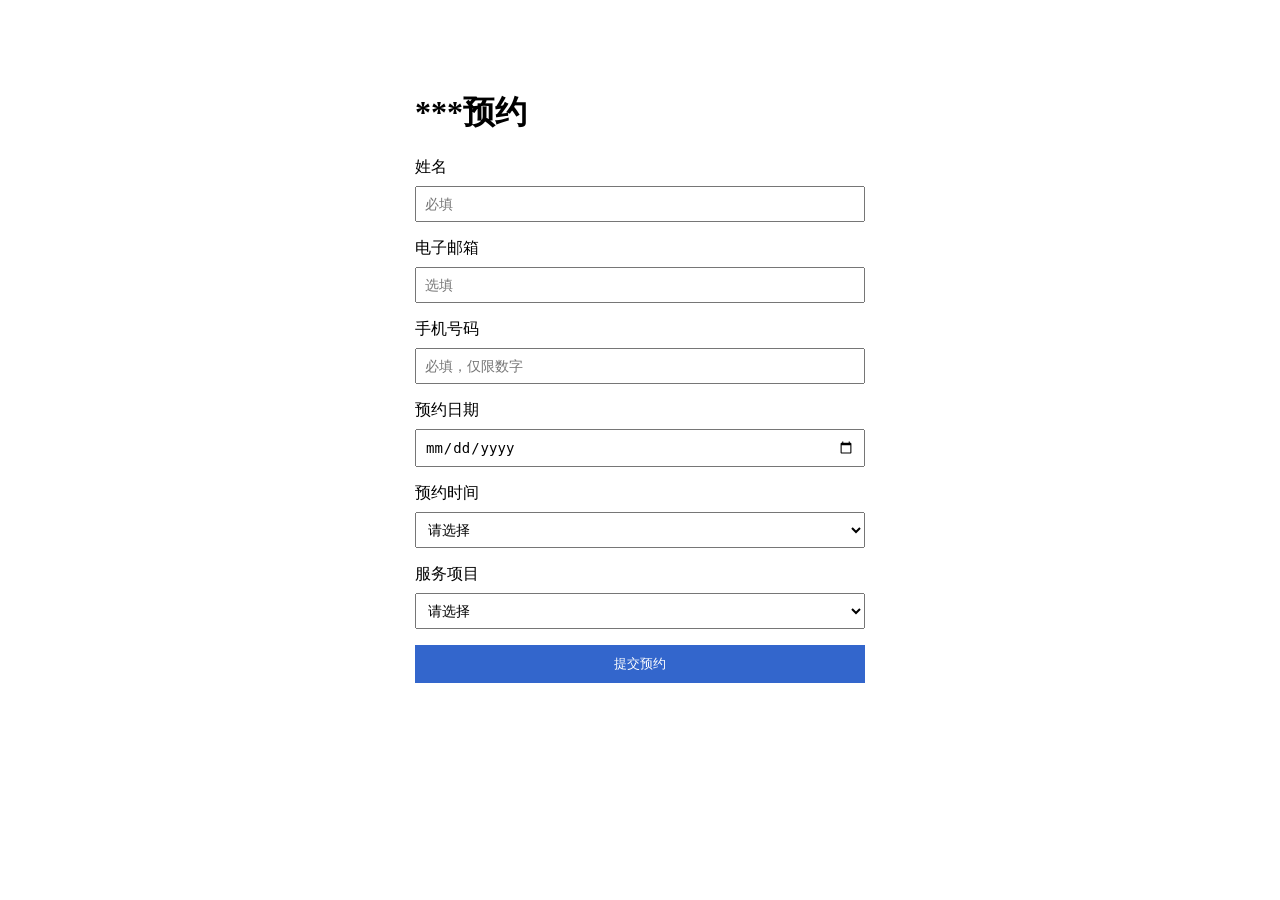
<file: index.html>
<!DOCTYPE html>
<html lang="zh-CN">
<head>
    <meta charset="UTF-8">
    <title>预约</title>
    <link rel="stylesheet" href="style.css">
</head>
<body>
<div class="container">
    <h1>***预约</h1>

    <form id="bookingForm">
        姓名
        <input
                type="text"
                id="name"
                placeholder="必填"
                required
        >

        电子邮箱
        <input
                type="email"
                id="email"
                placeholder="选填"
        >

        手机号码
        <input
                type="tel"
                id="phone"
                placeholder="必填，仅限数字"
                required
        >

        预约日期
        <input
                type="date"
                id="date"
                required
        >

        预约时间
        <select id="time" required>
            <option value="">请选择</option>
            <option>09:00</option>
            <option>10:00</option>
            <option>11:00</option>
            <option>12:00</option>
            <option>13:00</option>
            <option>14:00</option>
            <option>15:00</option>
            <option>16:00</option>
            <option>17:00</option>
            <option>18:00</option>
            <option>19:00</option>
        </select>

        服务项目
        <select id="service" required>
            <option value="">请选择</option>
            <option>刮痧 20分钟 / 1800日元</option>
            <option>拔罐（传统火罐+走罐）20分钟 / 3000日元</option>
            <option>传统悬灸（肩、颈、腰、背）60分钟 / 7000日元</option>
            <option>传统悬灸（肩、颈、腰、背）+ 拔罐 75分钟 / 9000日元</option>
            <option>传统悬灸（肩、颈、腰、背）+ 刮痧 70分钟 / 8000日元</option>
        </select>

        <button type="submit">提交预约</button>
        <div id="message"></div>
    </form>
</div>

<script src="app.js"></script>

<script>
    // 手机号仅允许输入数字
    const phone = document.getElementById("phone");

    phone.addEventListener("input", function () {
        this.value = this.value.replace(/\D/g, "");
    });

    // 页面加载时设置日期最小值为今天
    window.onload = function () {
        const today = new Date();
        const y = today.getFullYear();
        let m = today.getMonth() + 1;
        let d = today.getDate();

        if (m < 10) m = '0' + m;
        if (d < 10) d = '0' + d;

        const minDay = `${y}-${m}-${d}`;
        document.getElementById('date').min = minDay;
    }
</script>
</body>
</html>
</file>
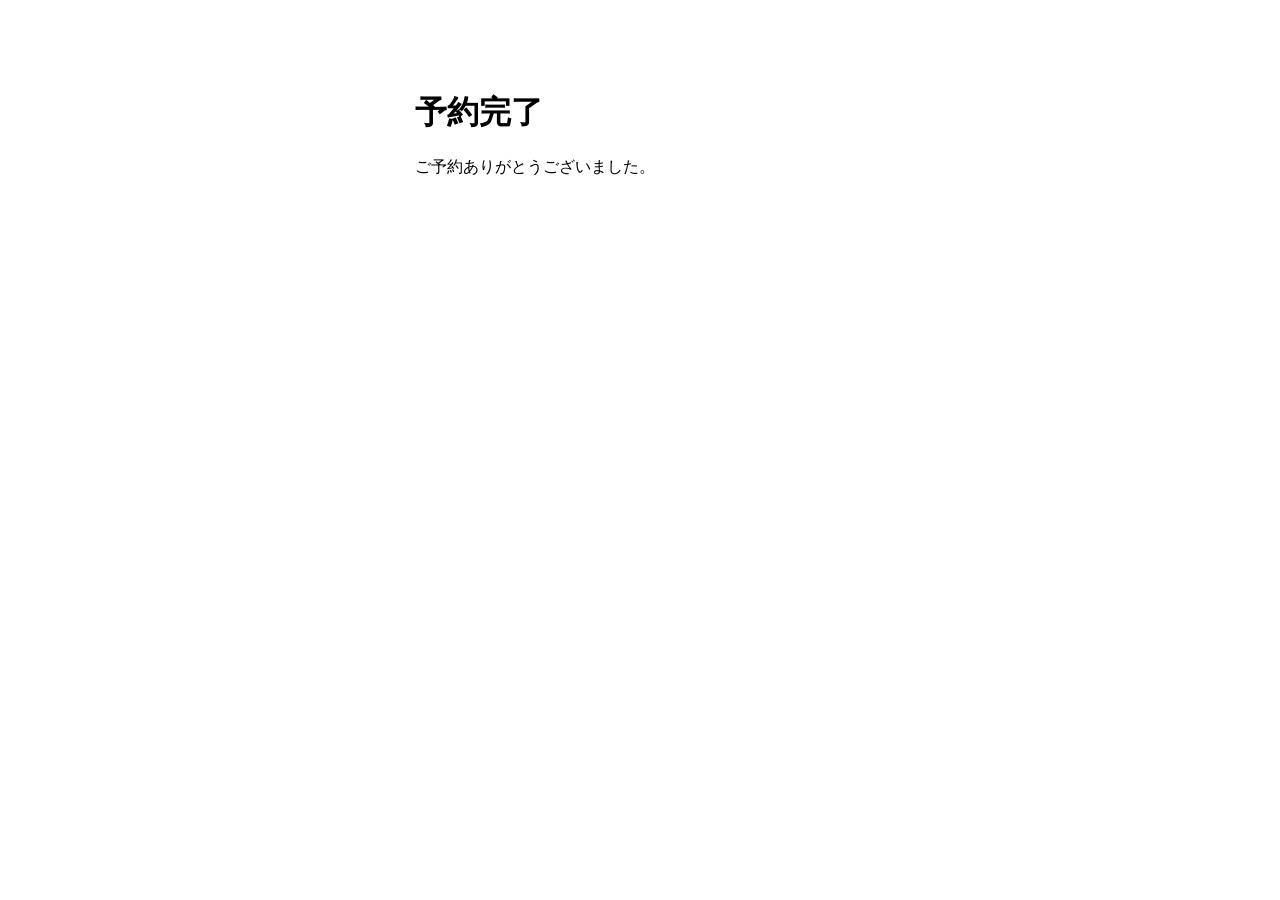
<file: complete.html>
<!DOCTYPE html>
<html lang="ja">
<head>

    <meta charset="UTF-8">

    <title>予約完了</title>

    <link rel="stylesheet" href="style.css">

</head>

<body>

<div class="container">

    <h1>予約完了</h1>

    <p>
        ご予約ありがとうございました。
    </p>

</div>

</body>
</html>
</file>
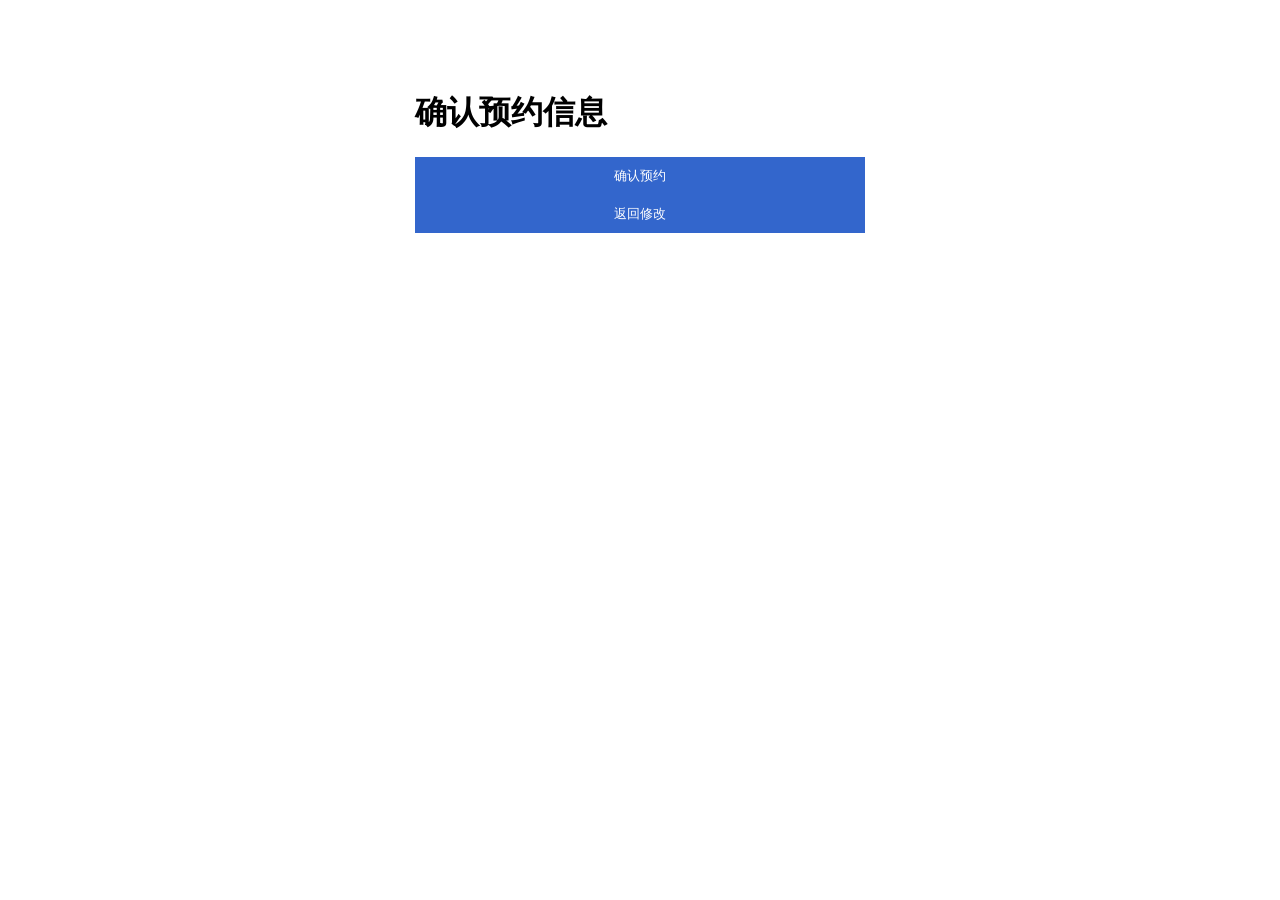
<file: confirm.html>
<!DOCTYPE html>
<html lang="zh-CN">
<head>

    <meta charset="UTF-8">

    <title>预约确认</title>

    <link rel="stylesheet" href="style.css">

</head>

<body>

<div class="container">

    <h1>确认预约信息</h1>

    <div id="confirmArea"></div>

    <button id="submitBtn">
        确认预约
    </button>

    <button onclick="history.back()">
        返回修改
    </button>

    <div id="message"></div>

</div>

<script src="confirm.js"></script>

</body>
</html>
</file>
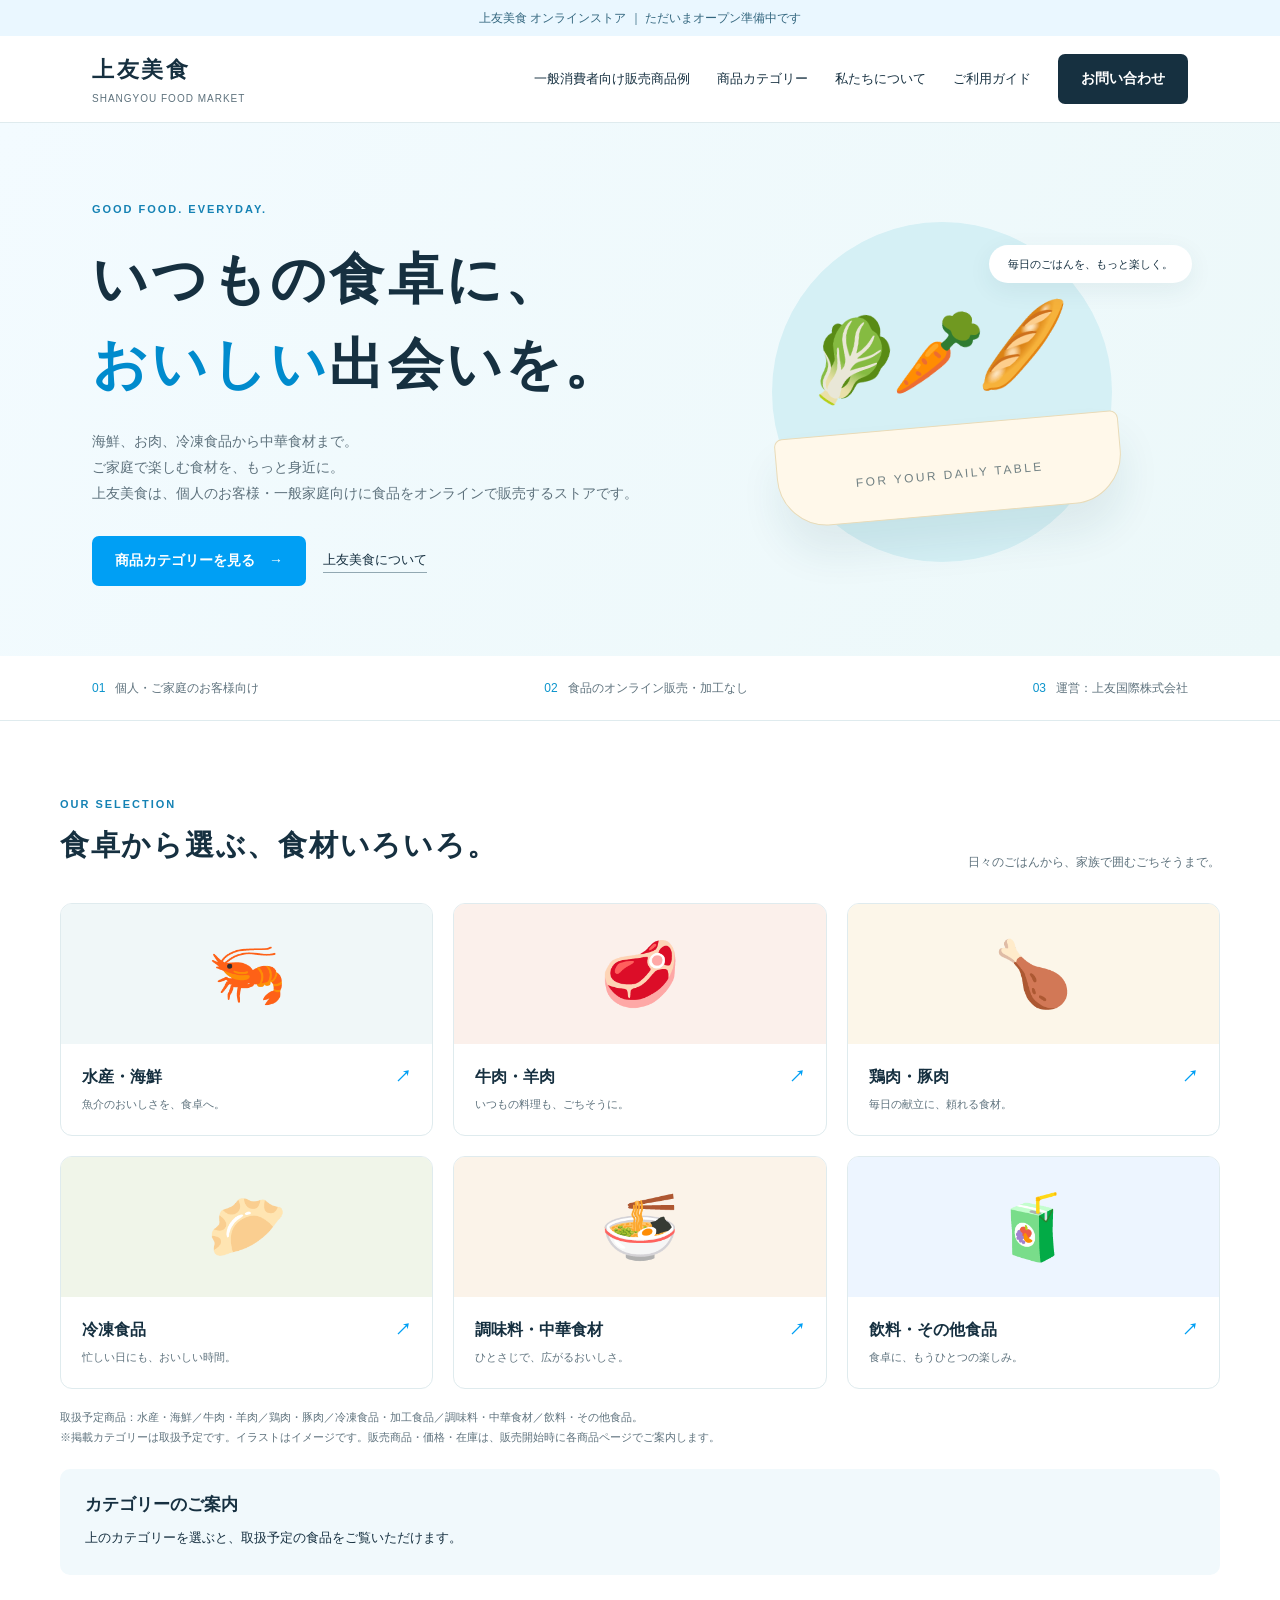
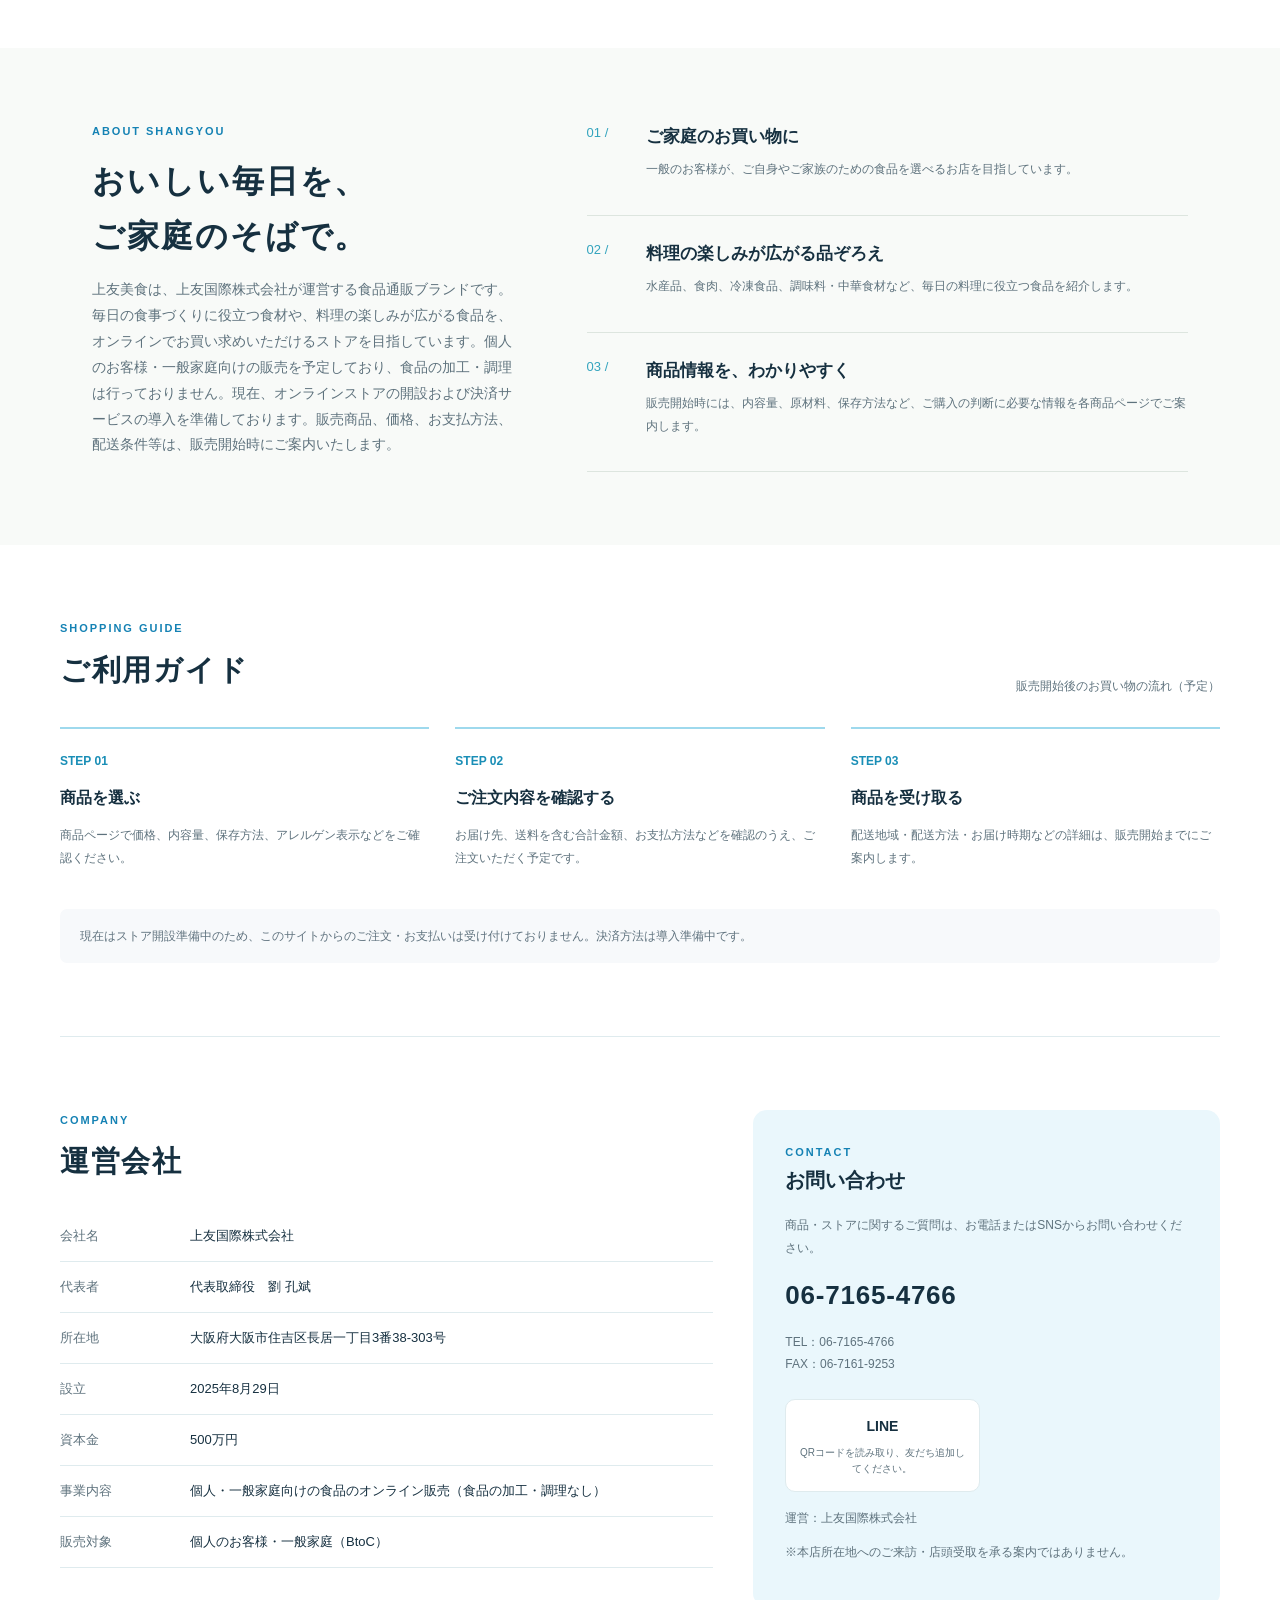
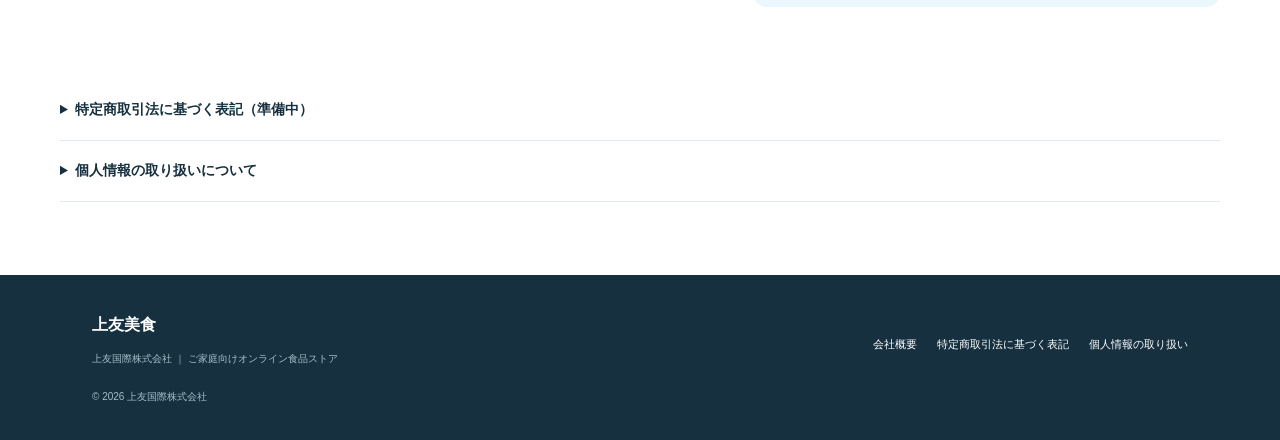
<file: index2.html>
<!doctype html><html lang="ja"><head><meta charset="utf-8"><meta name="viewport" content="width=device-width,initial-scale=1.0"><title>上友美食｜ご家庭向けオンライン食品ストア</title><meta name="description" content="上友国際株式会社が運営する、個人のお客様向けオンライン食品ストア。水産・海鮮、食肉、冷凍食品、中華食材などをご紹介します。"><style>
/* ===== 基础响应式修复 ===== */
*,
*::before,
*::after {
    box-sizing: border-box;
}

html {
    width: 100%;
    max-width: 100%;
    overflow-x: clip;
}

body {
    width: 100%;
    max-width: 100%;
    margin: 0;
}

img,
video,
iframe {
    max-width: 100%;
}

img {
    height: auto;
}

input,
button,
textarea,
select {
    max-width: 100%;
}

/* ===== 平板和手机 ===== */
@media screen and (max-width: 768px) {
    .container,
    .inner,
    .section-inner {
        width: 100%;
        max-width: 100%;
        padding-left: 18px;
        padding-right: 18px;
    }

    header,
    nav {
        max-width: 100%;
    }

    /* 业务卡片、食品分类等网格 */
    .grid,
    .business-grid,
    .service-grid,
    .company-grid {
        grid-template-columns: minmax(0, 1fr);
    }

    /* 标题自动换行 */
    h1 {
        font-size: clamp(26px, 7vw, 36px);
        line-height: 1.4;
        overflow-wrap: anywhere;
    }

    h2 {
        font-size: clamp(22px, 5.5vw, 30px);
        line-height: 1.5;
    }

    p {
        overflow-wrap: anywhere;
    }

    /* 图片不超出容器 */
    .hero img,
    .card img {
        width: 100%;
        height: auto;
        object-fit: cover;
    }

    /* 公司信息纵向排列 */
    .company-row {
        grid-template-columns: minmax(0, 1fr);
        gap: 8px;
    }

    /* 避免固定宽度撑开手机页面 */
    section,
    .hero,
    .card,
    footer {
        max-width: 100%;
        min-width: 0;
    }
}

@media screen and (max-width: 480px) {
    .container,
    .inner,
    .section-inner {
        padding-left: 14px;
        padding-right: 14px;
    }

    .hero h1 {
        font-size: 28px;
    }

    button,
    .btn,
    a.button {
        max-width: 100%;
        overflow-wrap: anywhere;
    }
}

:root{--blue:#009ff4;--ink:#163040;--line:#dfebee;--muted:#5e727d}*{box-sizing:border-box}html{scroll-behavior:smooth;scroll-padding-top:95px}body{margin:0;color:var(--ink);background:#fff;font-family:'Noto Sans JP','Hiragino Kaku Gothic ProN','Yu Gothic',sans-serif;line-height:1.85}a{color:inherit;text-decoration:none}a:focus-visible,summary:focus-visible{outline:3px solid #0072b6;outline-offset:5px}.wrap{max-width:1160px;margin:auto;padding:0 32px}.announcement{text-align:center;background:#eaf7ff;color:#34677f;font-size:12px;padding:7px 16px}.header{position:sticky;top:0;background:#ffffffee;backdrop-filter:blur(12px);z-index:5;border-bottom:1px solid var(--line)}.nav{height:86px;display:flex;align-items:center;justify-content:space-between;gap:20px}.brand{display:flex;align-items:center;gap:13px}.brand img{width:53px;height:53px;border-radius:14px}.brand strong{font-size:22px;letter-spacing:.12em}.brand small{display:block;font-size:10px;letter-spacing:.1em;color:var(--muted)}nav{display:flex;gap:27px;align-items:center;font-size:13px}.contact-btn,.btn{display:inline-block;padding:12px 23px;background:var(--ink);color:white;border-radius:7px;font-weight:bold;font-size:14px}.btn.blue{background:var(--blue)}.hero{background:linear-gradient(120deg,#f3fbff,#ecf8f9);overflow:hidden}.hero-grid{display:grid;grid-template-columns:1.15fr 1fr;gap:40px;align-items:center;padding-top:76px;padding-bottom:70px}.eyebrow{font-size:11px;letter-spacing:.18em;color:#1582b4;font-weight:700}.hero h1{font-size:clamp(34px,4.3vw,56px);letter-spacing:.06em;line-height:1.55;margin:17px 0 22px;font-weight:750}.hero h1 em{font-style:normal;color:#008bcd}.hero p{font-size:14px;color:var(--muted);margin-bottom:29px}.hero-actions{display:flex;gap:17px;align-items:center}.textlink{font-size:13px;border-bottom:1px solid #92a8b2}.art{position:relative;min-height:365px;display:flex;align-items:center;justify-content:center}.art:before{content:'';width:340px;height:340px;border-radius:50%;background:#d5f0f5;position:absolute}.basket{position:relative;width:345px;transform:rotate(-5deg)}.groceries{display:flex;justify-content:center;gap:0;align-items:end;font-size:79px;height:155px;letter-spacing:-18px;padding-right:20px}.bag{background:#fff8ea;border:1px solid #e9dbb8;box-shadow:0 28px 40px #17455b15;border-radius:8px 8px 50px 50px;padding:28px;text-align:center}.bag img{width:100px;border-radius:24px}.bag div{font-size:12px;color:#718083;letter-spacing:.2em;margin-top:10px}.floating{position:absolute;right:-4px;top:35px;background:white;border-radius:50px;padding:9px 19px;font-size:11px;box-shadow:0 7px 25px #17455b12}.intro-strip{padding:21px 0;border-bottom:1px solid var(--line)}.strip{display:flex;justify-content:space-between;gap:20px;font-size:12px;color:var(--muted)}.strip span{display:flex;gap:10px;align-items:center}.strip b{font-weight:400;color:#0b94cc}.section{padding:73px 0}.section-head{display:flex;justify-content:space-between;align-items:end;gap:20px;margin-bottom:30px}.section h2{font-size:29px;letter-spacing:.06em;margin:5px 0 0}.section-head p{font-size:12px;color:var(--muted);margin:0}.grid{display:grid;grid-template-columns:repeat(3,1fr);gap:20px}.card{display:block;border:1px solid var(--line);border-radius:12px;overflow:hidden;transition:.2s}.card:hover{transform:translateY(-4px);box-shadow:0 12px 25px #1630400b}.food{display:flex;align-items:center;justify-content:center;background:#f0f7f8;font-size:64px;height:140px}.card:nth-child(2) .food{background:#fbf0eb}.card:nth-child(3) .food{background:#fcf6e9}.card:nth-child(4) .food{background:#f0f5e9}.card:nth-child(5) .food{background:#fbf3e9}.card:nth-child(6) .food{background:#edf5ff}.category-name{display:block;font-size:16px;font-weight:bold;margin:18px 21px 3px}.category-name b{float:right;color:var(--blue)}.card small{display:block;font-size:11px;color:var(--muted);margin:0 21px 20px}.note{font-size:11px;color:var(--muted);margin-top:18px}#category-detail{background:#f1f9fc;padding:20px 25px;margin-top:22px;border-radius:10px}#category-detail h3{margin:0;font-size:17px}#category-detail p{margin:5px 0;font-size:13px}.about{background:#f8faf8}.about-grid{display:grid;grid-template-columns:1fr 1.4fr;gap:65px}.about h2{margin-top:13px;font-size:32px;line-height:1.7}.about p{color:var(--muted);font-size:14px}.values{display:grid;gap:0}.value{display:grid;grid-template-columns:45px 1fr;gap:14px;padding:22px 0;border-bottom:1px solid #dde5df}.value:first-child{padding-top:0}.value span{color:#34a4be;font-size:13px}.value h3{font-size:17px;margin:0 0 6px}.value p{font-size:12px;margin:0}.steps{display:grid;grid-template-columns:repeat(3,1fr);gap:26px}.step{border-top:2px solid #9ed9ed;padding-top:16px}.step b{font-size:12px;color:#198eb6}.step h3{font-size:16px;margin:8px 0}.step p{font-size:12px;color:var(--muted)}.info-grid{display:grid;grid-template-columns:1.4fr 1fr;gap:40px}.table{margin:22px 0 0}.table div{display:grid;grid-template-columns:130px 1fr;border-bottom:1px solid var(--line);padding:13px 0;font-size:13px}.table dt{color:var(--muted)}.table dd{margin:0}.contact{background:#eaf7fc;border-radius:14px;padding:32px}.contact h3{margin:0 0 15px;font-size:20px}.phone{font-size:26px;font-weight:bold;letter-spacing:.03em;white-space:nowrap}.contact p{font-size:12px;color:var(--muted)}.social-contact{display:grid;grid-template-columns:repeat(2,minmax(0,1fr));gap:14px;margin-top:24px}.social-card{background:#fff;border:1px solid var(--line);border-radius:10px;padding:14px 10px;text-align:center;min-width:0}.social-card img{display:block;width:min(100%,150px);height:auto;aspect-ratio:1;object-fit:contain;margin:0 auto 8px}.social-card strong{display:block;font-size:14px}.social-card small{display:block;font-size:10px;color:var(--muted);line-height:1.6;margin-top:5px}.contact .contact-note{margin-top:15px}details{border-bottom:1px solid var(--line);padding:17px 0}summary{cursor:pointer;font-size:14px;font-weight:bold}details p,details li{font-size:12px;color:var(--muted)}details .table{margin:10px 0}footer{background:var(--ink);color:white;padding:35px 0 23px}.footer-row{display:flex;justify-content:space-between;align-items:center;gap:20px}footer p{font-size:10px;color:#a4beca}.footlinks{display:flex;gap:20px;font-size:11px}.status{background:#f7f9fb;border-radius:7px;padding:16px 20px;font-size:12px;color:#60737f;margin-top:28px}@media(max-width:760px){.wrap{padding:0 22px}.nav{height:75px}nav a:not(.contact-btn){display:none}.brand strong{font-size:18px}.brand img{width:44px;height:44px}.contact-btn{padding:8px 12px;font-size:11px}.hero-grid{grid-template-columns:1fr;padding-top:42px;gap:5px}.hero h1{font-size:36px}.art{min-height:310px}.basket{width:280px}.art:before{width:280px;height:280px}.groceries{height:115px;font-size:68px}.bag{padding:18px}.floating{right:0;top:22px}.strip{flex-wrap:wrap;gap:8px 15px}.section{padding:48px 0}.section-head{display:block}.section-head p{margin-top:12px}.grid{grid-template-columns:repeat(2,1fr);gap:12px}.food{height:112px;font-size:52px}.category-name{font-size:13px;margin:12px 12px 3px}.card small{margin:0 12px 15px;font-size:10px}.about-grid,.info-grid{grid-template-columns:1fr;gap:28px}.steps{grid-template-columns:1fr;gap:12px}.section h2{font-size:25px}.table div{grid-template-columns:95px 1fr;font-size:12px}.social-contact{gap:8px}.social-card{padding:10px 6px}.social-card strong{font-size:13px}.social-card small{font-size:9px}.footer-row{display:block}.footlinks{margin-top:20px;flex-wrap:wrap}.hero-actions{gap:12px}.btn{padding:11px 17px}}
</style></head><body><div class="announcement">上友美食 オンラインストア ｜ ただいまオープン準備中です</div><header class="header"><div class="wrap nav"><a href="#" class="brand"><div><strong>上友美食</strong><small>SHANGYOU FOOD MARKET</small></div></a><nav aria-label="メインナビゲーション"><a href="#categories">一般消費者向け販売商品例</a><a href="#categories">商品カテゴリー</a><a href="#about">私たちについて</a><a href="#guide">ご利用ガイド</a><a href="#contact" class="contact-btn">お問い合わせ</a></nav></div></header>
<main><section class="hero"><div class="wrap hero-grid"><div><div class="eyebrow">GOOD FOOD. EVERYDAY.</div><h1>いつもの食卓に、<br><em>おいしい</em>出会いを。</h1><p>海鮮、お肉、冷凍食品から中華食材まで。<br>ご家庭で楽しむ食材を、もっと身近に。<br>上友美食は、個人のお客様・一般家庭向けに食品をオンラインで販売するストアです。</p><div class="hero-actions"><a class="btn blue" href="#categories">商品カテゴリーを見る　→</a><a class="textlink" href="#about">上友美食について</a></div></div><div class="art" role="img" aria-label="食材と上友美食のショッピングバッグを描いたイメージイラスト"><div class="basket"><div class="groceries">🥬 🥕 🥖</div><div class="bag"><div>FOR YOUR DAILY TABLE</div></div></div><div class="floating">毎日のごはんを、もっと楽しく。</div></div></div></section>
<div class="intro-strip"><div class="wrap strip"><span><b>01</b> 個人・ご家庭のお客様向け</span><span><b>02</b> 食品のオンライン販売・加工なし</span><span><b>03</b> 運営：上友国際株式会社</span></div></div>

<section class="section wrap" id="categories"><div class="section-head"><div><div class="eyebrow">OUR SELECTION</div><h2>食卓から選ぶ、食材いろいろ。</h2></div><p>日々のごはんから、家族で囲むごちそうまで。</p></div><div class="grid"><a class="card" href="#category-detail" data-name="水産・海鮮" data-desc="冷凍魚介類など、ご家庭の料理に使いやすい食品を取り扱う予定です。"><span class="food">🦐</span><span class="category-name">水産・海鮮<b>↗</b></span><small>魚介のおいしさを、食卓へ。</small></a><a class="card" href="#category-detail" data-name="牛肉・羊肉" data-desc="牛肉・羊肉など、家庭向けの食肉商品を取り扱う予定です。"><span class="food">🥩</span><span class="category-name">牛肉・羊肉<b>↗</b></span><small>いつもの料理も、ごちそうに。</small></a><a class="card" href="#category-detail" data-name="鶏肉・豚肉" data-desc="日々の調理に使いやすい鶏肉・豚肉商品を取り扱う予定です。"><span class="food">🍗</span><span class="category-name">鶏肉・豚肉<b>↗</b></span><small>毎日の献立に、頼れる食材。</small></a><a class="card" href="#category-detail" data-name="冷凍食品" data-desc="冷凍食品など、ご家庭の食事づくりに役立つ商品を紹介します。"><span class="food">🥟</span><span class="category-name">冷凍食品<b>↗</b></span><small>忙しい日にも、おいしい時間。</small></a><a class="card" href="#category-detail" data-name="調味料・中華食材" data-desc="調味料や中華食材など、料理の楽しみが広がる商品を取り扱う予定です。"><span class="food">🍜</span><span class="category-name">調味料・中華食材<b>↗</b></span><small>ひとさじで、広がるおいしさ。</small></a><a class="card" href="#category-detail" data-name="飲料・その他食品" data-desc="飲料など、毎日の暮らしに身近な食品を取り扱う予定です。"><span class="food">🧃</span><span class="category-name">飲料・その他食品<b>↗</b></span><small>食卓に、もうひとつの楽しみ。</small></a></div><div class="note">取扱予定商品：水産・海鮮／牛肉・羊肉／鶏肉・豚肉／冷凍食品・加工食品／調味料・中華食材／飲料・その他食品。<br>※掲載カテゴリーは取扱予定です。イラストはイメージです。販売商品・価格・在庫は、販売開始時に各商品ページでご案内します。</div><div id="category-detail" aria-live="polite"><h3>カテゴリーのご案内</h3><p>上のカテゴリーを選ぶと、取扱予定の食品をご覧いただけます。</p></div></section>
<section class="about section" id="about"><div class="wrap about-grid"><div><div class="eyebrow">ABOUT SHANGYOU</div><h2>おいしい毎日を、<br>ご家庭のそばで。</h2><p>上友美食は、上友国際株式会社が運営する食品通販ブランドです。毎日の食事づくりに役立つ食材や、料理の楽しみが広がる食品を、オンラインでお買い求めいただけるストアを目指しています。個人のお客様・一般家庭向けの販売を予定しており、食品の加工・調理は行っておりません。現在、オンラインストアの開設および決済サービスの導入を準備しております。販売商品、価格、お支払方法、配送条件等は、販売開始時にご案内いたします。</p></div><div class="values"><div class="value"><span>01 /</span><div><h3>ご家庭のお買い物に</h3><p>一般のお客様が、ご自身やご家族のための食品を選べるお店を目指しています。</p></div></div><div class="value"><span>02 /</span><div><h3>料理の楽しみが広がる品ぞろえ</h3><p>水産品、食肉、冷凍食品、調味料・中華食材など、毎日の料理に役立つ食品を紹介します。</p></div></div><div class="value"><span>03 /</span><div><h3>商品情報を、わかりやすく</h3><p>販売開始時には、内容量、原材料、保存方法など、ご購入の判断に必要な情報を各商品ページでご案内します。</p></div></div></div></div></section>
<section class="section wrap" id="guide"><div class="section-head"><div><div class="eyebrow">SHOPPING GUIDE</div><h2>ご利用ガイド</h2></div><p>販売開始後のお買い物の流れ（予定）</p></div><div class="steps"><div class="step"><b>STEP 01</b><h3>商品を選ぶ</h3><p>商品ページで価格、内容量、保存方法、アレルゲン表示などをご確認ください。</p></div><div class="step"><b>STEP 02</b><h3>ご注文内容を確認する</h3><p>お届け先、送料を含む合計金額、お支払方法などを確認のうえ、ご注文いただく予定です。</p></div><div class="step"><b>STEP 03</b><h3>商品を受け取る</h3><p>配送地域・配送方法・お届け時期などの詳細は、販売開始までにご案内します。</p></div></div><div class="status">現在はストア開設準備中のため、このサイトからのご注文・お支払いは受け付けておりません。決済方法は導入準備中です。</div></section>
<section class="section wrap" id="company" style="border-top:1px solid var(--line)"><div class="info-grid"><div><div class="eyebrow">COMPANY</div><h2>運営会社</h2><dl class="table"><div><dt>会社名</dt><dd>上友国際株式会社</dd></div><div><dt>代表者</dt><dd>代表取締役　劉 孔斌</dd></div><div><dt>所在地</dt><dd>大阪府大阪市住吉区長居一丁目3番38-303号</dd></div><div><dt>設立</dt><dd>2025年8月29日</dd></div><div><dt>資本金</dt><dd>500万円</dd></div><div><dt>事業内容</dt><dd>個人・一般家庭向けの食品のオンライン販売（食品の加工・調理なし）</dd></div><div><dt>販売対象</dt><dd>個人のお客様・一般家庭（BtoC）</dd></div></dl></div><div class="contact" id="contact"><div class="eyebrow">CONTACT</div><h3>お問い合わせ</h3><p>商品・ストアに関するご質問は、お電話またはSNSからお問い合わせください。</p><a class="phone" href="tel:0671654766">06-7165-4766</a><p>TEL：06-7165-4766<br>FAX：06-7161-9253</p><div class="social-contact" aria-label="SNSでのお問い合わせ"><div class="social-card"><strong>LINE</strong><small>QRコードを読み取り、友だち追加してください。</small></div></div><p class="contact-note">運営：上友国際株式会社</p><p>※本店所在地へのご来訪・店頭受取を承る案内ではありません。</p></div></div></section>
<section class="wrap section" style="padding-top:0"><details id="legal"><summary>特定商取引法に基づく表記（準備中）</summary><p>販売事業者：上友国際株式会社<br>運営責任者：劉 孔斌<br>所在地：大阪府大阪市住吉区長居一丁目3番38-303号<br>TEL：06-7165-4766 ／ FAX：06-7161-9253</p><p>販売価格、商品代金以外の必要料金、支払方法・支払時期、商品の引渡時期、返品・交換・キャンセル条件、連絡先メールアドレスは、販売開始までに確定・掲載します。現在は注文を受け付けておりません。</p></details><details id="privacy"><summary>個人情報の取り扱いについて</summary><p>この案内サイトには、注文・会員登録・お問い合わせの入力フォームはありません。通販サービス開始にあわせて、個人情報の利用目的、第三者提供・委託、管理方法、お問い合わせ窓口などを定めたプライバシーポリシーを掲載します。</p></details></section></main>
<footer><div class="wrap"><div class="footer-row"><div><strong>上友美食</strong><p>上友国際株式会社 ｜ ご家庭向けオンライン食品ストア</p></div><div class="footlinks"><a href="#company">会社概要</a><a href="#legal" data-open="legal">特定商取引法に基づく表記</a><a href="#privacy" data-open="privacy">個人情報の取り扱い</a></div></div><p>© 2026 上友国際株式会社</p></div></footer><script>document.querySelectorAll('[data-name]').forEach(a=>a.addEventListener('click',()=>{document.querySelector('#category-detail h3').textContent=a.dataset.name;document.querySelector('#category-detail p').textContent=a.dataset.desc}));document.querySelectorAll('[data-open]').forEach(a=>a.addEventListener('click',()=>document.getElementById(a.dataset.open).open=true));</script></body></html>
</file>
<file: style.css>
.container {
    max-width: 450px;
    margin: 50px auto;
    padding: 20px;
}
input, select {
    width: 100%;
    box-sizing: border-box;
    margin: 8px 0 16px;
    padding: 8px;
    font-size: 14px;
}
button {
    width: 100%;
    padding: 10px;
    background: #3366cc;
    color: #fff;
    border: none;
    cursor: pointer;
}
#message {
    margin-top: 12px;
    color: red;
}
</file>
